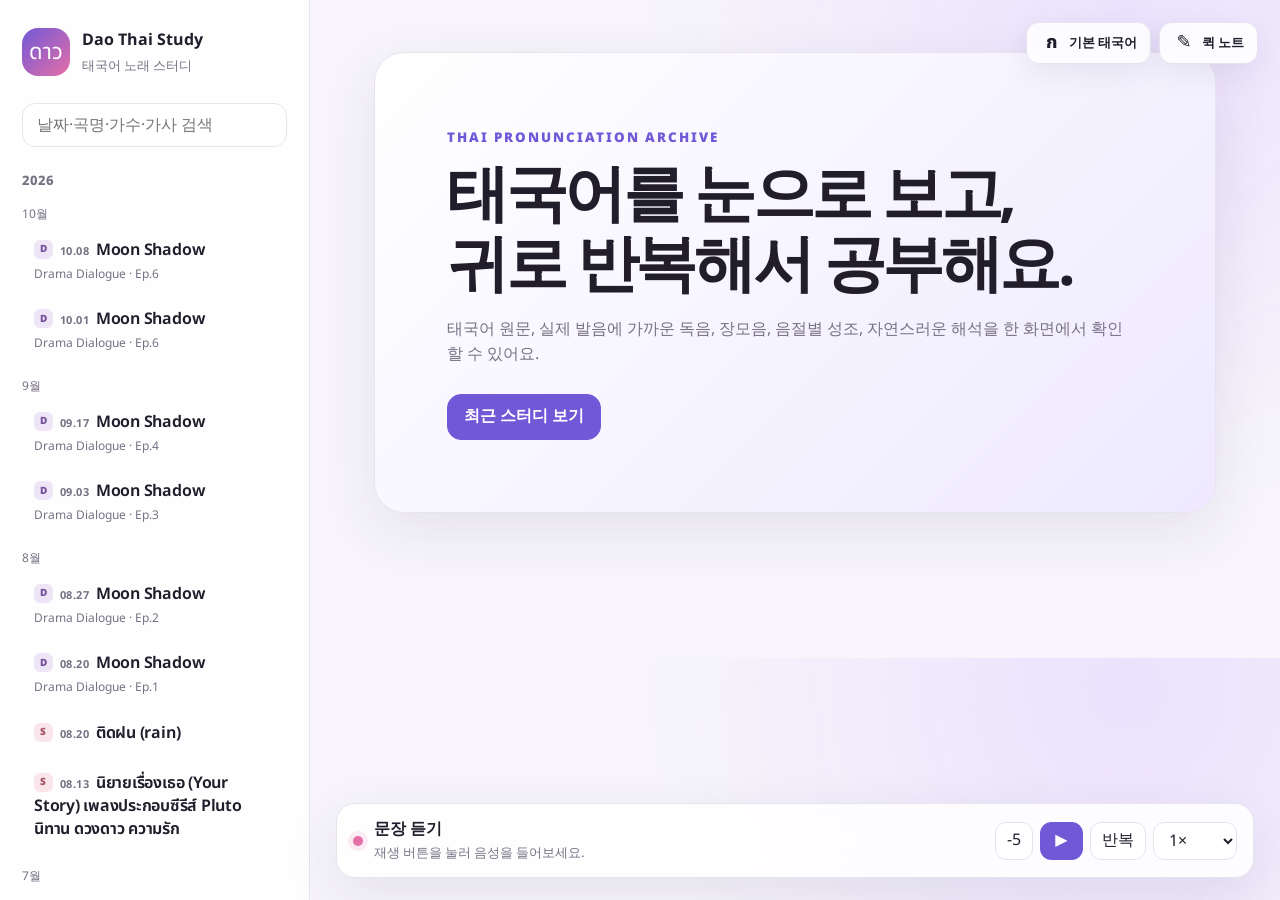
<file: index.html>
<!doctype html>
<html lang="ko">
<head>
  <meta charset="utf-8">
  <meta name="viewport" content="width=device-width,initial-scale=1">
  <meta name="theme-color" content="#f7f5fb">
  <title>Dao Thai Study</title>
  <link rel="stylesheet" href="styles.css">
</head>
<body>
  <button id="menu" class="mobile-menu" type="button" aria-controls="side" aria-expanded="false">아카이브</button>

  <div class="layout">
    <aside id="side" class="sidebar">
      <button id="home" class="brand" type="button">
        <span class="brand-mark">ดาว</span>
        <span class="brand-copy"><b>Dao Thai Study</b><small>태국어 노래 스터디</small></span>
      </button>
      <label class="search"><span class="sr-only">검색</span><input id="search" type="search" placeholder="날짜·곡명·가수·가사 검색"></label>
      <nav id="archive" aria-label="스터디 아카이브"></nav>
    </aside>

    <main id="view" class="main"></main>
  </div>

  <div class="utility-buttons" aria-label="화면 도구">
    <button id="fontToggle" class="utility-button" type="button" aria-pressed="false" title="태국어 글꼴 전환">
      <span class="utility-icon" lang="th">ก</span>
      <span id="fontToggleText">기본 태국어</span>
    </button>
    <button id="noteToggle" class="utility-button" type="button" aria-controls="quickNote" aria-expanded="true">
      <span class="utility-icon">✎</span>
      <span>퀵 노트</span>
    </button>
  </div>

  <aside id="quickNote" class="quick-note" aria-label="태국어 암기 퀵 노트">
    <div class="quick-note-head">
      <div>
        <small>QUICK MEMO</small>
        <h2>태국어 암기 노트</h2>
      </div>
      <button id="noteClose" type="button" aria-label="퀵 노트 접기">×</button>
    </div>
    <p class="quick-note-help">외우고 싶은 규칙을 자유롭게 적어두세요. 이 브라우저에 자동 저장돼요.</p>
    <textarea id="noteContent" spellcheck="false" aria-label="태국어 암기 노트"></textarea>
    <div class="quick-note-footer">
      <span id="noteSaved">자동 저장</span>
      <button id="noteReset" type="button">기본 메모 복원</button>
    </div>
  </aside>

  <div id="player" class="player" hidden>
    <div class="player-info">
      <span class="player-dot" aria-hidden="true"></span>
      <div class="player-copy">
        <b id="ptitle">문장 듣기</b>
        <small id="pstatus">재생 버튼을 눌러 음성을 들어보세요.</small>
      </div>
    </div>
    <div class="player-controls">
      <button id="rewind" type="button" aria-label="5초 뒤로">−5</button>
      <button id="pp" class="player-main" type="button" aria-label="재생 또는 일시정지">▶</button>
      <button id="repeat" type="button" aria-pressed="false">반복</button>
      <select id="speed" aria-label="재생 속도">
        <option value="0.75">0.75×</option>
        <option value="1" selected>1×</option>
        <option value="1.25">1.25×</option>
        <option value="1.5">1.5×</option>
      </select>
    </div>
  </div>

  <dialog id="videoModal" class="video-modal" aria-labelledby="videoTitle">
    <div class="video-modal-head">
      <div>
        <small>DRAMA CLIP</small>
        <h2 id="videoTitle">드라마 영상</h2>
      </div>
      <button id="videoClose" type="button" aria-label="영상 닫기">×</button>
    </div>
    <video id="studyVideo" controls playsinline preload="metadata"></video>
  </dialog>

  <audio id="audio"></audio>
  <script src="data/studies.js"></script>
  <script src="app.js"></script>
</body>
</html>
</file>
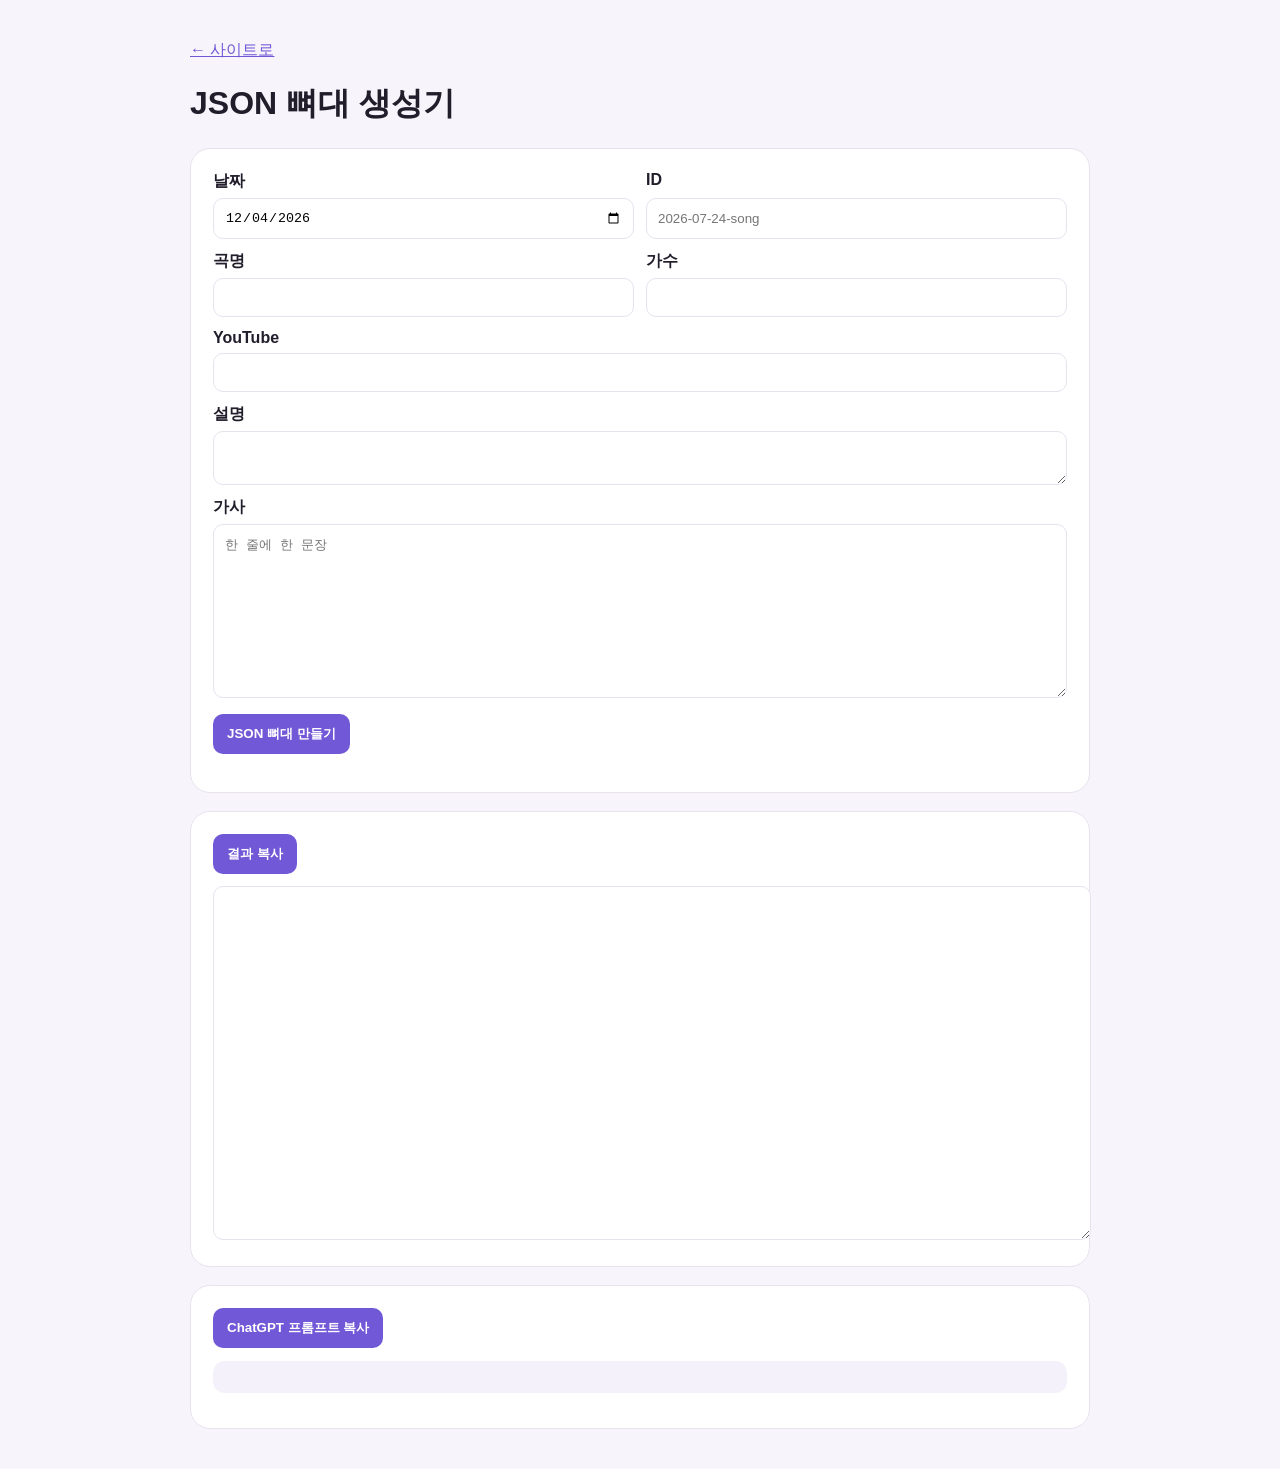
<file: generator.html>
<!doctype html><html lang="ko"><head><meta charset="utf-8"><meta name="viewport" content="width=device-width"><title>JSON 생성기</title><style>body{margin:0;background:#f7f5fb;font-family:sans-serif;color:#211d2b}main{max-width:900px;margin:40px auto;padding:0 18px}a{color:#7158d7}section{margin:18px 0;padding:22px;background:#fff;border:1px solid #e8e2ef;border-radius:20px}.grid{display:grid;grid-template-columns:1fr 1fr;gap:12px}label{display:grid;gap:6px;font-weight:700}.wide{grid-column:1/-1}input,textarea{padding:11px;border:1px solid #e8e2ef;border-radius:10px}button{padding:11px 14px;border:0;border-radius:10px;background:#7158d7;color:#fff;font-weight:800}pre{white-space:pre-wrap;background:#f4f1fa;padding:16px;border-radius:12px;overflow:auto}@media(max-width:650px){.grid{grid-template-columns:1fr}.wide{grid-column:auto}}</style></head><body><main><a href="./">← 사이트로</a><h1>JSON 뼈대 생성기</h1><section><div class="grid"><label>날짜<input id="date" type="date"></label><label>ID<input id="id" placeholder="2026-07-24-song"></label><label>곡명<input id="title"></label><label>가수<input id="artist"></label><label class="wide">YouTube<input id="youtube"></label><label class="wide">설명<textarea id="desc"></textarea></label><label class="wide">가사<textarea id="lyrics" rows="10" placeholder="한 줄에 한 문장"></textarea></label></div><p><button id="make">JSON 뼈대 만들기</button></p></section><section><button id="copy">결과 복사</button><textarea id="out" rows="22" style="width:100%;margin-top:12px"></textarea></section><section><button id="cp">ChatGPT 프롬프트 복사</button><pre id="prompt"></pre></section></main><script>const PROMPT="다음 태국어 노래 가사를 Dao Thai Study 사이트용 데이터로 분석해줘.\n\n반드시 설명 없이 유효한 JSON 객체 하나만 출력해.\n- 한 단어가 여러 음절이면 syllables 배열에서 음절별로 분리한다. 예: สุดท้าย → สุด / ท้าย\n- 각 음절: thai, reading, tone\n- tone 값: mid=평성, low=1성, falling=2성, high=3성, rising=4성\n- 독음은 실제 발음에 가깝게 적고 장모음 뒤에 -를 붙인다.\n- เธอ는 트ㅓ-, เลย는 르ㅓ이-, เคย는 크ㅓ이-처럼 적는다.\n- meaning은 단어·구절 뜻, natural은 자연스러운 문장 번역\n- studyNotes에는 성조 공식 대신 결합 의미, 문법, 유의어, 혼동어, 문맥 뉘앙스를 넣는다.\n- audio는 빈 문자열\n- 문장 id는 s1, s2 순서\n\n스키마:\n{\n \"id\":\"YYYY-MM-DD-song-title\",\"date\":\"YYYY-MM-DD\",\"title\":\"곡명\",\"artist\":\"가수\",\n \"youtube\":\"주소\",\"description\":\"선택 설명\",\"sentences\":[{\n  \"id\":\"s1\",\"thai\":\"원문\",\"audio\":\"\",\"natural\":\"번역\",\n  \"tokens\":[{\"meaning\":\"뜻\",\"syllables\":[{\"thai\":\"음절\",\"reading\":\"독음\",\"tone\":\"mid\"}]}],\n  \"studyNotes\":[\"학습 메모\"]\n }]\n}\n\n곡 정보와 가사:\n[여기에 붙여 넣기]";prompt.textContent=PROMPT;date.value=new Date().toISOString().slice(0,10);make.onclick=()=>{let lines=lyrics.value.split(/\n+/).map(v=>v.trim()).filter(Boolean);out.value=JSON.stringify({id:id.value||"YYYY-MM-DD-song",date:date.value,title:title.value,artist:artist.value,youtube:youtube.value,description:desc.value,sentences:lines.map((thai,i)=>({id:"s"+(i+1),thai,audio:"",natural:"",tokens:[{meaning:"",syllables:[{thai:"",reading:"",tone:"mid"}]}],studyNotes:[]}))},null,2)};copy.onclick=()=>navigator.clipboard.writeText(out.value);cp.onclick=()=>navigator.clipboard.writeText(PROMPT);</script></body></html>
</file>
<file: styles.css>
@import url("https://fonts.googleapis.com/css2?family=Noto+Sans+Thai:wght@400;500;600;700&family=Noto+Sans+Thai+Looped:wght@400;500;600;700&display=swap");
:root{
  --bg:#f7f5fb;--panel:rgba(255,255,255,.86);--white:#fff;--text:#211d2b;--muted:#777184;
  --line:#e8e2ef;--accent:#7158d7;--accent-soft:#eee9ff;--pink:#e56fa7;
  --shadow:0 18px 55px rgba(48,35,75,.09);--sidebar:310px;--thai-font:"Noto Sans Thai",Tahoma,sans-serif
}
*{box-sizing:border-box}
html{scroll-behavior:smooth}
body{margin:0;color:var(--text);background:radial-gradient(circle at 88% 5%,rgba(218,199,255,.42),transparent 30rem),var(--bg);font-family:Pretendard,"Noto Sans KR","Noto Sans Thai",system-ui,sans-serif;line-height:1.6}
button,input,select{font:inherit}button{cursor:pointer}.sr-only{position:absolute;width:1px;height:1px;padding:0;margin:-1px;overflow:hidden;clip:rect(0,0,0,0);white-space:nowrap;border:0}
.sidebar{position:fixed;inset:0 auto 0 0;width:var(--sidebar);padding:28px 22px;overflow-y:auto;border-right:1px solid var(--line);background:var(--panel);backdrop-filter:blur(22px);z-index:30}
.brand{display:flex;align-items:center;gap:12px;width:100%;margin:0 0 26px;padding:0;color:var(--text);text-align:left;border:0;background:none}
.brand-mark{display:grid;place-items:center;width:48px;height:48px;flex:none;color:#fff;border-radius:16px;background:linear-gradient(135deg,var(--accent),var(--pink));font-family:var(--thai-font);font-size:22px}
.brand-copy b,.brand-copy small{display:block}.brand-copy small{margin-top:2px;color:var(--muted)}
.search input{width:100%;height:44px;padding:0 14px;color:var(--text);border:1px solid var(--line);border-radius:13px;background:var(--white);outline:none}.search input:focus{border-color:var(--accent);box-shadow:0 0 0 3px var(--accent-soft)}
.generator{display:none;margin:12px 0 24px;padding:10px 12px;color:var(--accent);text-decoration:none;border:1px solid var(--line);border-radius:12px;background:var(--white);font-size:13px;font-weight:800}
.year{margin-top:24px;color:var(--muted);font-size:13px;font-weight:800}.month{margin:13px 0 5px;color:var(--muted);font-size:12px}.arc{display:block;width:100%;margin:4px 0;padding:10px 12px;color:var(--text);text-align:left;border:0;border-radius:12px;background:transparent}.arc-heading{display:block;line-height:1.45}.arc-heading time{margin-right:7px;color:var(--muted);font-size:11px;font-weight:700;font-variant-numeric:tabular-nums;letter-spacing:.035em;white-space:nowrap}.arc-title{font-weight:650;letter-spacing:-.015em}.kind-label{display:inline-grid;place-items:center;width:19px;height:19px;margin-right:7px;border-radius:6px;font-size:10px;font-weight:900;line-height:1;letter-spacing:.02em;vertical-align:middle;transform:translateY(-1px)}.kind-label.drama{color:#76519d;background:#eee5f7}.kind-label.song{color:#a65365;background:#f9e5ea}.arc small{display:block;margin-top:3px;color:var(--muted);font-size:12px}.arc:hover,.arc.active{color:var(--accent);background:var(--accent-soft)}.arc:hover time,.arc.active time{color:currentColor;opacity:.72}
.main{margin-left:var(--sidebar);padding:52px clamp(24px,5vw,78px) 145px}.home,.study{max-width:1000px;margin:0 auto}
.hero,.head,.card{border:1px solid var(--line);background:var(--white);box-shadow:var(--shadow)}
.hero{padding:clamp(30px,7vw,72px);border-radius:30px;background:linear-gradient(135deg,var(--white),var(--accent-soft))}.hero small{color:var(--accent);font-weight:900;letter-spacing:.15em}.hero h1{margin:10px 0 14px;font-size:clamp(34px,6vw,62px);line-height:1.13;letter-spacing:-.055em}.hero p{max-width:690px;color:var(--muted)}.hero button,.hero a{display:inline-flex;align-items:center;justify-content:center;min-height:46px;margin:10px 6px 0 0;padding:0 16px;color:var(--text);text-decoration:none;border:1px solid var(--line);border-radius:14px;background:var(--white);font-weight:800}.hero button{color:#fff;border-color:var(--accent);background:var(--accent)}
.head{display:grid;grid-template-columns:1fr auto;gap:22px;padding:clamp(24px,4vw,38px);border-radius:27px;background:linear-gradient(135deg,var(--white),var(--accent-soft))}.date{color:var(--accent);font-size:13px;font-weight:900;letter-spacing:.08em}.head h1{margin:7px 0 3px;font-size:clamp(30px,5vw,48px);line-height:1.2;letter-spacing:-.045em}.artist{margin:0 0 10px;font-weight:800}.desc{margin:0;color:var(--muted)}.yt{align-self:center;display:inline-flex;align-items:center;justify-content:center;min-width:155px;height:50px;padding:0 18px;color:#fff;text-decoration:none;border-radius:16px;background:#e62117;font-weight:900}
.video-trigger{border:0;background:var(--accent);transition:transform .2s ease,background .2s ease}.video-trigger:hover{background:#6047c4;transform:translateY(-1px)}.video-trigger:active{transform:translateY(0) scale(.98)}.video-trigger:focus-visible{outline:3px solid rgba(113,88,215,.25);outline-offset:3px}
.legend{display:flex;flex-wrap:wrap;gap:8px;margin:18px 0 28px}.legend span{display:flex;align-items:center;gap:7px;padding:6px 10px;color:var(--muted);border:1px solid var(--line);border-radius:999px;background:var(--panel);font-size:12px}.legend svg{width:34px;height:15px;flex:none}
svg path{fill:none;stroke:var(--pink);stroke-width:2.5;stroke-linecap:round;stroke-linejoin:round}
.card{margin:18px 0;padding:clamp(20px,4vw,34px);border-radius:24px}.top{display:grid;grid-template-columns:30px minmax(0,1fr) 42px;gap:13px;align-items:start}.num{display:grid;place-items:center;width:30px;height:30px;color:var(--accent);border-radius:10px;background:var(--accent-soft);font-weight:900}
.thai{position:relative;min-width:0;margin:-5px 0 0;font-family:var(--thai-font);font-size:clamp(25px,4vw,38px);line-height:1.5;font-weight:650;color:var(--text);overflow-wrap:anywhere}
.thai::after{content:attr(data-text);position:absolute;inset:0;color:var(--accent);clip-path:inset(0 calc(100% - var(--progress,0%)) 0 0);transition:clip-path .08s linear;pointer-events:none}
.play{width:42px;height:42px;color:var(--accent);border:1px solid var(--line);border-radius:13px;background:var(--white)}.play:hover{background:var(--accent-soft)}
.tokens{display:flex;flex-wrap:wrap;justify-content:flex-start;repeat(auto-fit,minmax(108px,max-content));gap:15px 14px;margin:25px 0 18px;padding:20px;border-radius:18px;background:var(--bg);align-items:start}
.group{display:grid;grid-template-rows:auto auto;gap:7px;min-width:0;padding:0 4px}.syllables{display:flex;align-items:end;gap:4px;min-width:0}.sy{display:grid;grid-template-rows:18px auto auto;justify-items:center;min-width:46px;text-align:center}.sy svg{display:block;width:42px;height:18px}.sy .th{display:block;font-family:var(--thai-font);font-size:24px;line-height:1.35;white-space:nowrap}.sy .rd{display:block;color:var(--accent);font-size:13px;font-weight:800;white-space:nowrap}.meaning{display:block;max-width:100%;padding-top:6px;color:var(--muted);border-top:1px solid var(--line);font-size:11px;line-height:1.4;text-align:center;overflow-wrap:anywhere}
.natural{margin:0 0 18px;padding:14px 16px;border-left:4px solid var(--accent);border-radius:0 12px 12px 0;background:var(--accent-soft);font-weight:750}.notes{border-top:1px solid var(--line)}.notes summary{padding:15px 0 0;color:var(--accent);font-weight:900;cursor:pointer}.notes ul{margin-bottom:0;padding-left:21px}.notes li{margin:6px 0;color:var(--muted)}
.player{position:fixed;left:calc(var(--sidebar) + 26px);right:26px;bottom:22px;display:flex;align-items:center;justify-content:space-between;gap:20px;padding:13px 16px;border:1px solid var(--line);border-radius:19px;background:var(--panel);backdrop-filter:blur(20px);box-shadow:var(--shadow);z-index:50}.player-info{display:flex;align-items:center;gap:11px;min-width:0}.player-dot{width:10px;height:10px;flex:none;border-radius:50%;background:var(--pink);box-shadow:0 0 0 5px rgba(229,111,167,.13)}.player-copy{min-width:0}.player-copy b,.player-copy small{display:block;overflow:hidden;text-overflow:ellipsis;white-space:nowrap}.player-copy small{color:var(--muted)}.player-controls{display:flex;align-items:center;gap:7px;flex:none}.player-controls button,.player-controls select{height:38px;padding:0 11px;color:var(--text);border:1px solid var(--line);border-radius:11px;background:var(--white)}.player-controls .player-main{width:43px;padding:0;color:#fff;border-color:var(--accent);background:var(--accent)}#repeat[aria-pressed="true"]{color:#fff;border-color:var(--accent);background:var(--accent)}
.mobile-menu{display:none}

/* Drama video */
.video-modal{width:min(900px,calc(100vw - 32px));max-width:none;padding:0;color:var(--text);border:1px solid rgba(255,255,255,.5);border-radius:24px;background:#17151d;box-shadow:0 28px 90px rgba(34,25,52,.3);overflow:hidden}.video-modal::backdrop{background:rgba(25,20,34,.68);backdrop-filter:blur(8px)}.video-modal-head{display:flex;align-items:center;justify-content:space-between;gap:18px;padding:16px 18px;color:#fff;background:#211e29}.video-modal-head small{display:block;color:#b9aadf;font-size:10px;font-weight:900;letter-spacing:.14em}.video-modal-head h2{margin:1px 0 0;font-size:17px;line-height:1.35;letter-spacing:-.025em}.video-modal-head button{width:36px;height:36px;flex:none;padding:0;color:#d8d2e0;border:1px solid rgba(255,255,255,.13);border-radius:11px;background:rgba(255,255,255,.07);font-size:23px;line-height:1}.video-modal-head button:hover{color:#fff;background:rgba(255,255,255,.14)}.video-modal video{display:block;width:100%;max-height:calc(100dvh - 145px);aspect-ratio:16/9;background:#0d0c10;object-fit:contain}
@media(max-width:820px){:root{--sidebar:286px}.mobile-menu{display:block;position:fixed;top:13px;left:13px;z-index:70;height:40px;padding:0 14px;color:var(--text);border:1px solid var(--line);border-radius:12px;background:var(--white);box-shadow:var(--shadow)}.sidebar{transform:translateX(-105%);transition:transform .25s ease}.sidebar.open{transform:translateX(0)}.main{margin-left:0;padding-top:76px}.head{grid-template-columns:1fr}.yt{justify-self:start}.player{left:12px;right:12px;bottom:12px}}
@media(max-width:620px){.top{grid-template-columns:30px minmax(0,1fr) 42px;gap:8px}.thai{font-size:25px}.tokens{grid-template-columns:repeat(2,minmax(0,1fr));padding:15px 10px;gap:16px 8px}.group{min-width:0}.syllables{justify-content:center;flex-wrap:wrap}.player{align-items:stretch;flex-direction:column;gap:8px}.player-controls{justify-content:space-between}.player-info{padding:0 3px}}
@media(max-width:400px){.tokens{grid-template-columns:1fr}.head,.card{border-radius:20px}.main{padding-left:14px;padding-right:14px}}


/* Thai font modes */
body.thai-looped{--thai-font:"Noto Sans Thai Looped","Th Sarabun New",Tahoma,sans-serif}
[lang="th"],.brand-mark,.utility-icon[lang="th"]{font-family:var(--thai-font)!important}

/* Floating utilities */
.utility-buttons{position:fixed;top:22px;right:22px;display:flex;gap:8px;z-index:46}
.utility-button{display:inline-flex;align-items:center;gap:7px;min-height:42px;padding:0 13px;color:var(--text);border:1px solid var(--line);border-radius:13px;background:var(--panel);backdrop-filter:blur(18px);box-shadow:0 9px 28px rgba(48,35,75,.08);font-size:13px;font-weight:800}
.utility-button:hover,.utility-button[aria-pressed="true"]{color:var(--accent);background:var(--accent-soft)}
.utility-icon{display:grid;place-items:center;min-width:22px;font-size:18px}

/* Quick note */
.quick-note{position:fixed;top:78px;right:22px;width:min(310px,calc(100vw - 44px));max-height:calc(100vh - 178px);display:flex;flex-direction:column;padding:18px;border:1px solid var(--line);border-radius:21px;background:var(--panel);backdrop-filter:blur(22px);box-shadow:var(--shadow);z-index:45;transform:translateX(0);opacity:1;transition:transform .22s ease,opacity .22s ease,visibility .22s ease}
.quick-note.closed{transform:translateX(calc(100% + 38px));opacity:0;visibility:hidden;pointer-events:none}
.quick-note-head{display:flex;align-items:flex-start;justify-content:space-between;gap:12px}
.quick-note-head small{display:block;color:var(--accent);font-size:10px;font-weight:900;letter-spacing:.13em}
.quick-note-head h2{margin:2px 0 0;font-size:19px;letter-spacing:-.035em}
.quick-note-head button{width:32px;height:32px;padding:0;color:var(--muted);border:1px solid var(--line);border-radius:10px;background:var(--white);font-size:20px;line-height:1}
.quick-note-help{margin:11px 0;color:var(--muted);font-size:12px;line-height:1.45}
.quick-note textarea{width:100%;min-height:270px;flex:1;padding:14px;color:var(--text);border:1px solid var(--line);border-radius:14px;background:var(--white);outline:none;resize:none;font-family:Pretendard,"Noto Sans KR",system-ui,sans-serif;font-size:13px;line-height:1.7;tab-size:2}
.quick-note textarea:focus{border-color:var(--accent);box-shadow:0 0 0 3px var(--accent-soft)}
.quick-note-footer{display:flex;align-items:center;justify-content:space-between;gap:10px;margin-top:10px;color:var(--muted);font-size:11px}
.quick-note-footer button{padding:6px 8px;color:var(--accent);border:0;border-radius:8px;background:transparent;font-size:11px;font-weight:800}
.quick-note-footer button:hover{background:var(--accent-soft)}

@media(min-width:1500px){
  body.note-open .main{padding-right:350px}
  body.note-open .player{right:350px}
}
@media(max-width:820px){
  .utility-buttons{top:13px;right:13px}
  .utility-button{min-height:40px;padding:0 10px}
  .utility-button span:last-child{display:none}
  .quick-note{top:65px;right:12px;max-height:calc(100vh - 150px)}
}
@media(max-width:430px){
  .utility-buttons{right:10px}
  .quick-note{right:8px;width:calc(100vw - 16px)}
}
</file>
